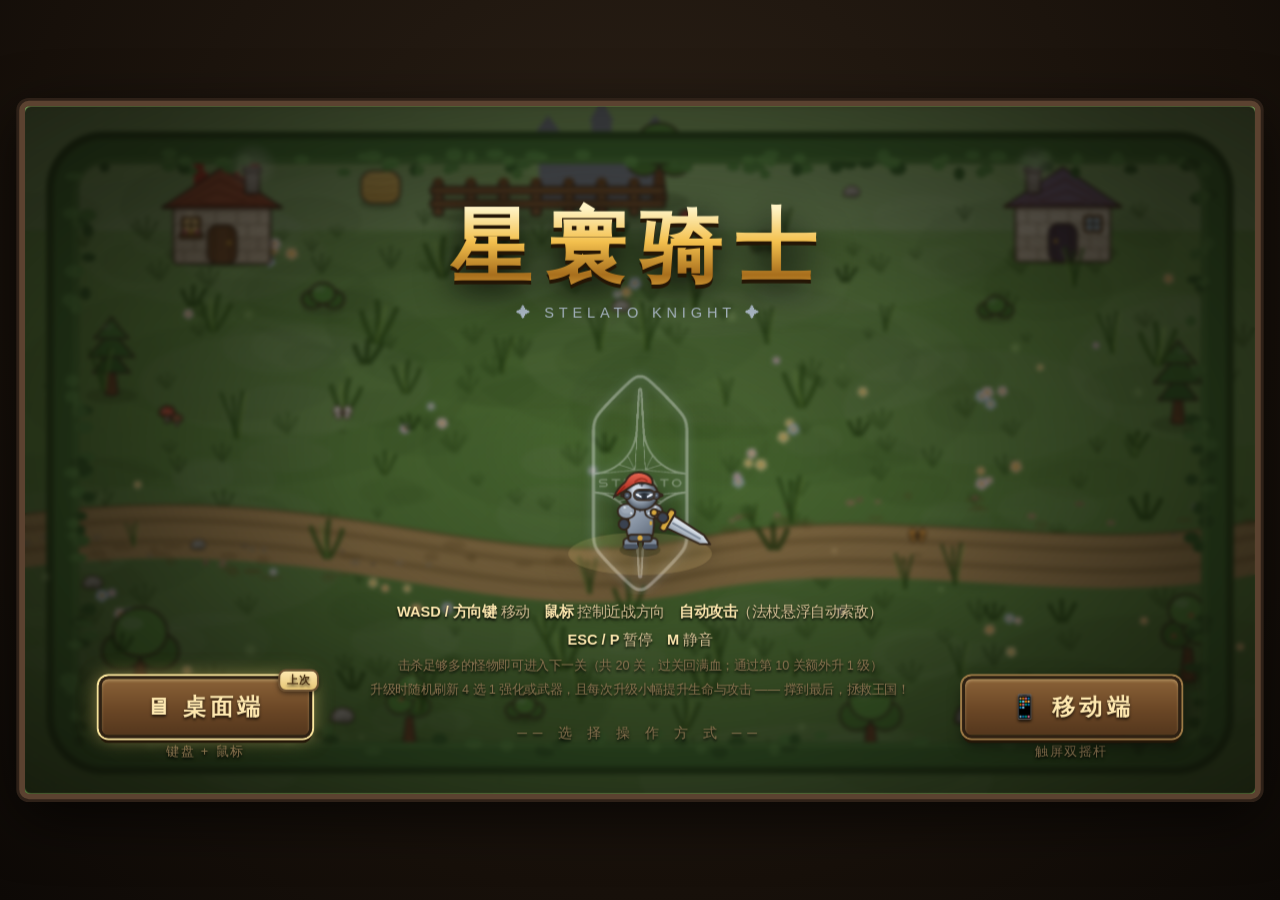
<file: index.html>
<!DOCTYPE html>
<html lang="zh-CN">
<head>
<meta charset="UTF-8">
<meta name="viewport" content="width=device-width, initial-scale=1.0, maximum-scale=1.0, user-scalable=no, viewport-fit=cover">
<meta name="description" content="星寰骑士 STELATO Knight —— 中世纪 Q 版肉鸽生存动作游戏。7 位骑士、16 种武器、20 关挑战，升级四选一强化，撑到最后拯救王国！电脑/手机浏览器即点即玩，无需安装。">
<meta property="og:title" content="星寰骑士 STELATO Knight">
<meta property="og:description" content="中世纪 Q 版肉鸽生存游戏 · 7 骑士 16 武器 20 关 · 浏览器即点即玩">
<meta property="og:type" content="website">
<link rel="icon" type="image/png" href="img/stelato.png?v=1">
<title>星寰骑士 STELATO Knight</title>
<link rel="stylesheet" href="css/style.css?v=11">
</head>
<body>
<div id="rotateHint">🔄 建议横屏游玩</div>
<div id="stage">
  <canvas id="game" width="1280" height="720"></canvas>
  <div id="hurtFx"></div>

  <!-- ============ HUD ============ -->
  <div id="hud" class="hidden">
    <div id="hud-tl">
      <div class="bar hp"><div class="fill ghost" id="hpGhost"></div><div class="fill" id="hpFill"></div><span class="bar-text" id="hpText">100/100</span></div>
      <div class="bar xp"><div class="fill" id="xpFill"></div><span class="bar-text" id="xpText">Lv.1</span></div>
      <div id="shieldPip" class="hidden"><canvas id="shieldIcon" width="22" height="24"></canvas><span id="shieldText">圣盾</span></div>
    </div>
    <div id="hud-tc">
      <div id="levelLabel">第 1 关</div>
      <div class="bar kill"><div class="fill" id="killFill"></div><span class="bar-text" id="killText">击杀 0/15</span></div>
    </div>
    <div id="hud-tr"><!-- 武器图标（冷却扫描） --></div>
    <button id="btnPause" title="暂停">Ⅱ</button>
  </div>
  <div id="levelBanner" class="hidden">第 1 关</div>
  <div id="bossTip" class="hidden"></div>

  <!-- ============ 触屏双摇杆（触控后启用） ============ -->
  <div id="joyL" class="joy"><div class="joy-base"><div class="joy-knob"></div></div></div>
  <div id="joyR" class="joy joy-atk"><div class="joy-base"><div class="joy-knob"></div></div></div>

  <!-- ============ 主菜单 ============ -->
  <div id="menu" class="overlay">
    <div class="menu-inner">
      <h1 class="title">星寰骑士</h1>
      <p class="subtitle">✦&nbsp;STELATO&nbsp;KNIGHT&nbsp;✦</p>
      <canvas id="menuKnight" width="240" height="270"></canvas>
      <div class="menu-help">
        <p class="key-only"><b>WASD / 方向键</b> 移动　<b>鼠标</b> 控制近战方向　<b>自动攻击</b>（法杖悬浮自动索敌）</p>
        <p class="key-only"><b>ESC / P</b> 暂停　<b>M</b> 静音</p>
        <p class="touch-only"><b>左侧摇杆</b> 移动　<b>右侧摇杆</b> 近战方向（法杖悬浮自动索敌）</p>
        <p class="dim">击杀足够多的怪物即可进入下一关（共 20 关，过关回满血；通过第 10 关额外升 1 级）<br>
        升级时随机刷新 4 选 1 强化或武器，且每次升级小幅提升生命与攻击 —— 撑到最后，拯救王国！</p>
      </div>
    </div>
    <!-- 开始入口锚定在覆盖层左下/右下角（不参与居中列排布）：
         中部内容即便在异常环境变高被裁切，开始按钮也永远在舞台框内可见可点 -->
    <div class="start-corner">
      <button class="btn big" id="btnStartDesk" title="键盘 + 鼠标">🖥 桌面端</button>
      <p class="start-cap">键盘 + 鼠标</p>
    </div>
    <p class="start-label">── 选 择 操 作 方 式 ──</p>
    <div class="start-corner right">
      <button class="btn big" id="btnStartTouch" title="触屏双摇杆">📱 移动端</button>
      <p class="start-cap">触屏双摇杆</p>
    </div>
  </div>

  <!-- ============ 角色选择 ============ -->
  <div id="heroselect" class="overlay hidden">
    <div class="levelup-inner hero-select-inner">
      <h2 class="gold-title">✦ 选 择 你 的 骑 士 ✦</h2>
      <div id="heroGrid"></div>
      <div id="heroDetail" class="hero-detail"></div>
      <div class="hero-actions">
        <button class="btn big" id="btnEmbark">出 征 ！</button>
        <button class="btn" id="btnHeroBack">返 回</button>
      </div>
    </div>
  </div>

  <!-- ============ 升级选卡 ============ -->
  <div id="levelup" class="overlay hidden">
    <div class="levelup-inner">
      <h2 class="gold-title">✦ 升级！选择一项 ✦</h2>
      <div id="levelupSub" class="subtitle small"></div>
      <div id="cards"></div>
    </div>
  </div>

  <!-- ============ 过关界面 ============ -->
  <div id="transition" class="overlay hidden">
    <div class="panel transition-panel">
      <div class="banner-ribbon"><span id="transTitle">第 1 关 完成！</span></div>
      <div class="stats" id="transStats"></div>
      <button class="btn big" id="btnNext">进 入 下 一 关 ▶</button>
    </div>
  </div>

  <!-- ============ 失败 ============ -->
  <div id="gameover" class="overlay hidden">
    <div class="panel end-panel">
      <h2 class="red-title">骑 士 倒 下 了</h2>
      <div class="stats" id="overStats"></div>
      <button class="btn big" id="btnRetry">再 战 一 次</button>
      <button class="btn" id="btnRetryMenu">重 启 轮 回</button>
    </div>
  </div>

  <!-- ============ 胜利 ============ -->
  <div id="victory" class="overlay hidden">
    <div class="panel end-panel">
      <canvas id="vicEmblem" class="stelato-mark" width="68" height="152"></canvas>
      <h2 class="gold-title big-font">王 国 得 救 了 ！</h2>
      <p class="subtitle">十关全部通关，星寰骑士的传说就此传颂</p>
      <div class="stats" id="vicStats"></div>
      <button class="btn big" id="btnAgain">再 来 一 局</button>
    </div>
  </div>

  <!-- ============ 暂停 ============ -->
  <div id="pause" class="overlay hidden">
    <div class="panel pause-panel">
      <canvas id="pauseEmblem" class="stelato-mark" width="46" height="103"></canvas>
      <h2 class="gold-title">暂 停</h2>
      <div class="stats small-stats">
        <p class="key-only">继续游戏：ESC / P</p>
        <p id="muteState" class="key-only">音效：开启（按 M 切换）</p>
      </div>
      <button class="btn" id="btnResume">继 续</button>
      <button class="btn" id="btnRestart">再 战 一 次</button>
      <button class="btn" id="btnRestartMenu">重 启 轮 回</button>
      <button class="btn" id="btnMute">音效：开启</button>
    </div>
  </div>
</div>

<script src="js/config.js?v=11"></script>
<script src="js/art.js?v=11"></script>
<script src="js/art2.js?v=11"></script>
<script src="js/effects.js?v=11"></script>
<script src="js/entities.js?v=11"></script>
<script src="js/weapons.js?v=11"></script>
<script src="js/ui.js?v=11"></script>
<script src="js/game.js?v=11"></script>
<script src="js/main.js?v=11"></script>
</body>
</html>
</file>
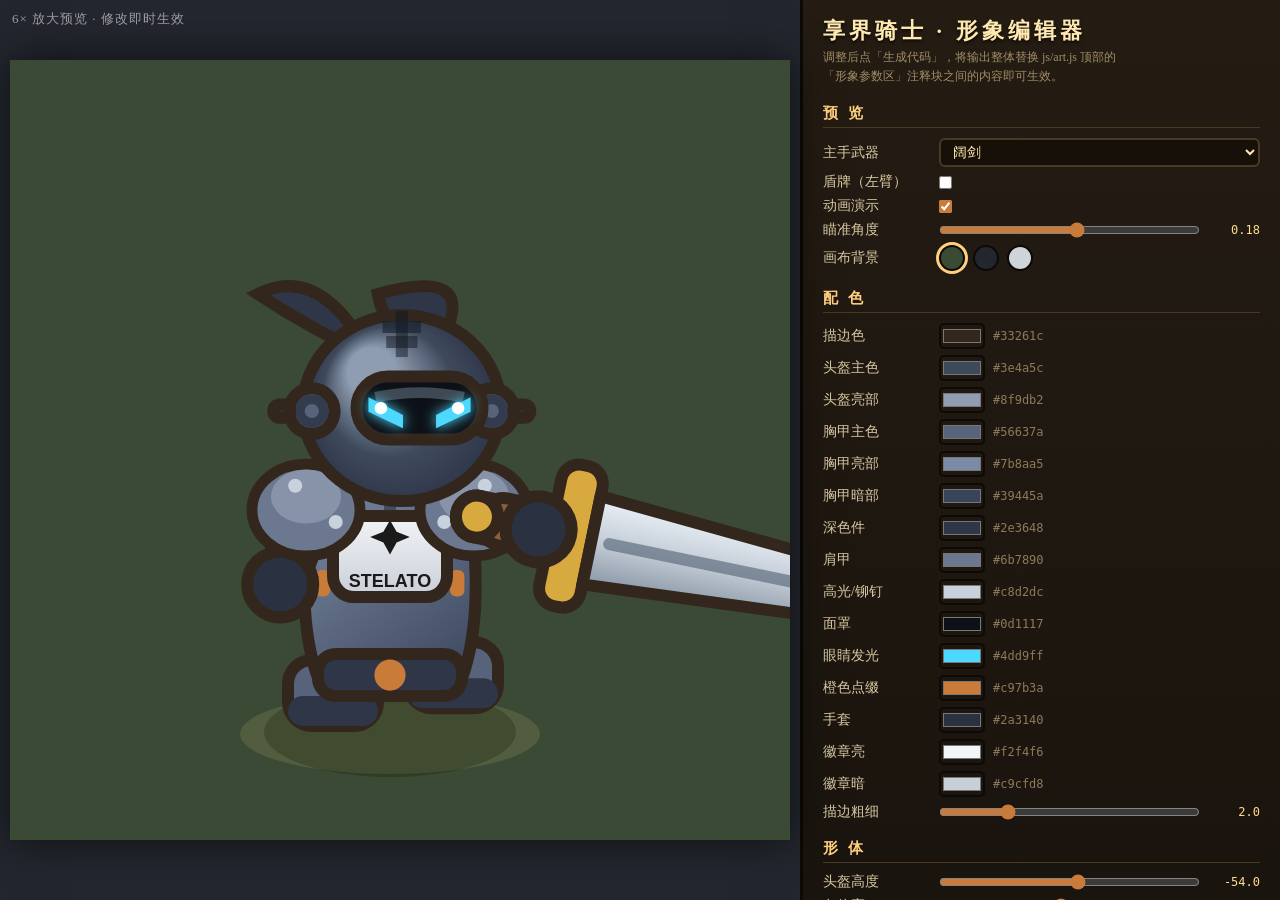
<file: editor.html>
<!DOCTYPE html>
<html lang="zh-CN">
<head>
<meta charset="utf-8">
<title>享界骑士 · 形象编辑器</title>
<style>
  * { box-sizing: border-box; margin: 0; padding: 0; }
  input { accent-color: #c97b3a; }
  html, body { height: 100%; }
  body {
    font-family: "KaiTi", "STKaiti", "Microsoft YaHei", serif;
    background: #14100c; color: #e8dcc2;
    display: flex; overflow: hidden;
  }
  /* ---- 左侧画布 ---- */
  #stage {
    flex: 1; display: flex; align-items: center; justify-content: center;
    background: #23262e; position: relative; min-width: 0;
  }
  #stage canvas { max-width: 100%; max-height: 100%; box-shadow: 0 0 40px rgba(0,0,0,.6); }
  #zoomTip {
    position: absolute; top: 10px; left: 12px; font-size: 13px;
    color: rgba(255,255,255,.55); letter-spacing: 1px;
  }
  /* ---- 右侧面板 ---- */
  #panel {
    width: 480px; height: 100%; overflow-y: auto; flex: none;
    background: linear-gradient(#241c13, #1a140e);
    border-left: 3px solid #0c0906; padding: 16px 20px 30px;
  }
  #panel h1 {
    font-size: 22px; color: #ffe9b0; letter-spacing: 4px;
    text-shadow: 0 2px 3px rgba(0,0,0,.7); margin-bottom: 2px;
  }
  #panel .sub { font-size: 12px; color: #a08c66; margin-bottom: 14px; line-height: 1.6; }
  h2 {
    font-size: 15px; color: #ffcf7d; letter-spacing: 3px;
    border-bottom: 1px solid #4a3a24; padding-bottom: 4px;
    margin: 18px 0 10px;
  }
  .row { display: flex; align-items: center; gap: 8px; margin: 6px 0; font-size: 14px; }
  .row label { flex: none; width: 108px; color: #d8c9a4; }
  .row input[type="range"] { flex: 1; accent-color: #c97b3a; }
  .row input[type="color"] {
    width: 46px; height: 26px; border: 2px solid #0c0906; border-radius: 5px;
    background: none; padding: 0; cursor: pointer;
  }
  .row .hex { font-size: 12px; color: #8d7a58; width: 72px; font-family: Consolas, monospace; }
  .row .val { font-size: 12px; color: #ffd98f; width: 52px; text-align: right; font-family: Consolas, monospace; }
  .row input[type="text"] {
    flex: 1; background: #171008; border: 2px solid #4a3a24; border-radius: 6px;
    color: #ffe9b0; font-family: inherit; font-size: 14px; padding: 4px 8px;
  }
  .btnrow { display: flex; gap: 10px; margin: 12px 0; flex-wrap: wrap; }
  button {
    font-family: inherit; font-size: 14px; font-weight: bold; letter-spacing: 2px;
    color: #ffe9b0; background: linear-gradient(#8a6238, #6b4726 55%, #54371d);
    border: 3px solid #2e2013; border-radius: 8px; padding: 7px 16px; cursor: pointer;
  }
  button:hover { filter: brightness(1.18); }
  select {
    font-family: inherit; font-size: 14px; background: #171008; color: #ffe9b0;
    border: 2px solid #4a3a24; border-radius: 6px; padding: 4px 8px; flex: 1;
  }
  textarea {
    width: 100%; height: 220px; background: #100b06; color: #c8e6a0;
    border: 2px solid #4a3a24; border-radius: 6px; padding: 8px;
    font-family: Consolas, monospace; font-size: 12px; line-height: 1.5;
    resize: vertical; white-space: pre;
  }
  .bgsw { display: inline-block; width: 26px; height: 26px; border-radius: 50%;
          border: 2px solid #0c0906; cursor: pointer; }
  .bgsw.on { outline: 3px solid #ffcf7d; }
  #copyState { font-size: 12px; color: #9fd67a; margin-left: 8px; }
  .note { font-size: 12px; color: #a08c66; line-height: 1.7; margin-top: 6px; }
</style>
</head>
<body>

<div id="stage">
  <span id="zoomTip">6× 放大预览 · 修改即时生效</span>
  <canvas id="cv"></canvas>
</div>

<div id="panel">
  <h1>享界骑士 · 形象编辑器</h1>
  <div class="sub">调整后点「生成代码」，将输出整体替换 js/art.js 顶部的<br>「形象参数区」注释块之间的内容即可生效。</div>

  <h2>预 览</h2>
  <div class="row"><label>主手武器</label><select id="selWeapon"></select></div>
  <div class="row"><label>盾牌（左臂）</label><input type="checkbox" id="ckShield"></div>
  <div class="row"><label>动画演示</label><input type="checkbox" id="ckAnim" checked></div>
  <div class="row"><label>瞄准角度</label><input type="range" id="rgAim" min="-3.14" max="3.14" step="0.01" value="0.18"><span class="val" id="vAim"></span></div>
  <div class="row"><label>画布背景</label>
    <span class="bgsw on" data-bg="#3a4a35" title="草地"></span>
    <span class="bgsw" data-bg="#23262e" title="深灰"></span>
    <span class="bgsw" data-bg="#cfd4da" title="浅灰"></span>
  </div>

  <h2>配 色</h2>
  <div id="colors"></div>
  <div class="row"><label>描边粗细</label><input type="range" id="rgOutW" min="1" max="5" step="0.5"><span class="val" id="vOutW"></span></div>

  <h2>形 体</h2>
  <div id="shapes"></div>

  <h2>导 出</h2>
  <div class="btnrow">
    <button id="btnGen">生成代码</button>
    <button id="btnCopy">复制到剪贴板</button>
    <button id="btnReset">重置全部</button>
  </div>
  <textarea id="txOut" readonly placeholder="点「生成代码」后此处显示可粘贴进 js/art.js 的参数区块"></textarea>
  <span id="copyState"></span>
  <div class="note">
    · 配色与形体改动仅在本预览页生效；游戏需导出贴回 js/art.js。<br>
    · 描边色/粗细为全局风格（怪物与武器同步变化）。<br>
    · 徽章文字过宽时会自动缩小字号以适配徽章。
  </div>
</div>

<script src="js/config.js"></script>
<script src="js/art.js"></script>
<script src="js/art2.js"></script>
<script>
(function () {
  "use strict";

  /* ---- 默认值快照（重置用） ---- */
  const DEF = {
    OUT: OUT, OUT_W: OUT_W,
    SP: Object.assign({}, SP),
    KP: Object.assign({}, KP),
  };

  /* ---- 画布 ---- */
  const cv = document.getElementById("cv");
  const ctx = cv.getContext("2d");
  const DPR = Math.min(window.devicePixelRatio || 1, 2);
  const CW = 780, CH = 780, ZOOM = 6, KX = 380, KY = 660;
  cv.width = CW * DPR; cv.height = CH * DPR;
  cv.style.width = CW + "px"; cv.style.height = CH + "px";
  ctx.scale(DPR, DPR);
  let bg = "#3a4a35";

  const p = {
    x: 0, y: 0, aim: 0.18, moving: false, walkT: 0,
    iframe: 0, hurtFlash: 0, dead: false,
    swing: null, thrust: null, pulse: null,
    weapons: [{ id: "sword" }],
  };

  let held = "sword", anim = true, t = 0;

  function syncWeapons() {
    p.weapons = [];
    if (held) p.weapons.push({ id: held });
    if (document.getElementById("ckShield").checked) p.weapons.push({ id: "shield" });
  }

  function frame(now) {
    const dt = Math.min((now - (frame.last || now)) / 1000, 1 / 30);
    frame.last = now;
    t += dt;
    if (anim) {
      p.moving = true;
      p.walkT += dt;
      const cyc = t % 2.2;
      // 演示节拍随各武器实际 anim 时长（与游戏内一致），不再统一 0.3s
      const wDur = (held && CONFIG.WEAPONS[held] && CONFIG.WEAPONS[held].anim) || 0.3;
      if (held && CONFIG.WEAPONS[held] && CONFIG.WEAPONS[held].type === "melee" && cyc < wDur) {
        // 直刺型武器预览 p.thrust（专属突刺曲线），挥砍型预览 p.swing
        if (CONFIG.WEAPONS[held].thrust) p.thrust = { id: held, t01: cyc / wDur, dir: 1 };
        else p.swing = { id: held, t01: cyc / wDur, dir: 1 };
      } else if (held && CONFIG.WEAPONS[held] && CONFIG.WEAPONS[held].type !== "melee" && cyc < wDur) {
        p.pulse = { id: held, t01: cyc / wDur };
      } else { p.swing = null; p.thrust = null; p.pulse = null; }
    } else { p.moving = false; p.swing = null; p.thrust = null; p.pulse = null; }

    ctx.fillStyle = bg;
    ctx.fillRect(0, 0, CW, CH);
    // 地面参照光圈
    ctx.fillStyle = "rgba(255,225,140,0.12)";
    ctx.beginPath();
    ctx.ellipse(KX, KY + 14, 150, 40, 0, 0, Math.PI * 2);
    ctx.fill();

    ctx.save();
    ctx.translate(KX, KY);
    ctx.scale(ZOOM, ZOOM);
    Art.knight(ctx, p, t);
    ctx.restore();
    requestAnimationFrame(frame);
  }
  requestAnimationFrame(frame);

  /* ---- 控件规格 ---- */
  const COLOR_DEFS = [
    ["OUT", "OUT", "描边色"],
    ["helm", "SP", "头盔主色"], ["helmLt", "SP", "头盔亮部"],
    ["chest", "SP", "胸甲主色"], ["chestLt", "SP", "胸甲亮部"], ["chestDk", "SP", "胸甲暗部"],
    ["dark", "SP", "深色件"], ["pauldron", "SP", "肩甲"], ["hi", "SP", "高光/铆钉"],
    ["visor", "SP", "面罩"], ["eye", "SP", "眼睛发光"],
    ["accent", "SP", "橙色点缀"], ["glove", "SP", "手套"],
    ["badgeA", "SP", "徽章亮"], ["badgeB", "SP", "徽章暗"],
  ];
  const SHAPE_DEFS = [
    ["headY", "头盔高度", -70, -40, 0.5, 1],
    ["helmW", "盔体宽", 10, 24, 0.5, 1],
    ["helmH", "盔体高", 9, 22, 0.5, 1],
    ["finScale", "鳍角大小", 0.3, 2, 0.05, 2],
    ["visorW", "面罩宽", 12, 28, 0.5, 1],
    ["visorH", "面罩高", 5, 14, 0.5, 1],
    ["eyeGlow", "眼光晕强度", 0, 15, 0.5, 1],
    ["eyeSize", "眼大小", 0.5, 1.8, 0.05, 2],
    ["earR", "耳罩半径", 2, 8, 0.2, 1],
    ["bodyW", "躯干宽", 0.7, 1.5, 0.02, 2],
    ["bodyH", "躯干高", 0.7, 1.5, 0.02, 2],
    ["badgeW", "徽章宽", 10, 26, 0.5, 1],
    ["badgeH", "徽章高", 7, 15, 0.5, 1],
    ["pauldronScale", "肩甲大小", 0.5, 1.8, 0.05, 2],
    ["shoulderX", "肩位间距", 8, 20, 0.5, 1],
    ["armLen", "手臂长度", 3, 16, 0.5, 1],
    ["gloveR", "手套大小", 3, 9, 0.5, 1],
    ["bootScale", "靴子大小", 0.6, 1.6, 0.05, 2],
  ];

  /* ---- 生成配色控件 ---- */
  const colorsBox = document.getElementById("colors");
  COLOR_DEFS.forEach(function (d) {
    const key = d[0], src = d[1], label = d[2];
    const row = document.createElement("div");
    row.className = "row";
    const lb = document.createElement("label");
    lb.textContent = label;
    const ip = document.createElement("input");
    ip.type = "color";
    ip.value = (src === "SP") ? SP[key] : OUT;
    const hex = document.createElement("span");
    hex.className = "hex"; hex.textContent = ip.value;
    ip.addEventListener("input", function () {
      if (src === "SP") SP[key] = ip.value; else OUT = ip.value;
      hex.textContent = ip.value;
    });
    row.appendChild(lb); row.appendChild(ip); row.appendChild(hex);
    row._sync = function () {
      ip.value = (src === "SP") ? SP[key] : OUT;
      hex.textContent = ip.value;
    };
    colorsBox.appendChild(row);
    (colorsBox._rows || (colorsBox._rows = [])).push(row);
  });

  /* ---- 生成形体控件 ---- */
  const shapesBox = document.getElementById("shapes");
  SHAPE_DEFS.forEach(function (d) {
    const key = d[0], label = d[1], mn = d[2], mx = d[3], st = d[4], fix = d[5];
    if (key === "badgeText") return;
    const row = document.createElement("div");
    row.className = "row";
    const lb = document.createElement("label");
    lb.textContent = label;
    const ip = document.createElement("input");
    ip.type = "range"; ip.min = mn; ip.max = mx; ip.step = st;
    ip.value = KP[key];
    const val = document.createElement("span");
    val.className = "val";
    const show = function () { val.textContent = Number(ip.value).toFixed(fix); };
    show();
    ip.addEventListener("input", function () { KP[key] = Number(ip.value); show(); });
    row.appendChild(lb); row.appendChild(ip); row.appendChild(val);
    row._sync = function () { ip.value = KP[key]; show(); };
    shapesBox.appendChild(row);
    (shapesBox._rows || (shapesBox._rows = [])).push(row);
  });
  // 徽章文字（文本输入）
  (function () {
    const row = document.createElement("div");
    row.className = "row";
    const lb = document.createElement("label");
    lb.textContent = "徽章文字";
    const ip = document.createElement("input");
    ip.type = "text"; ip.maxLength = 12; ip.value = KP.badgeText;
    ip.addEventListener("input", function () { KP.badgeText = ip.value || " "; });
    row.appendChild(lb); row.appendChild(ip);
    row._sync = function () { ip.value = KP.badgeText; };
    shapesBox.appendChild(row);
    (shapesBox._rows || (shapesBox._rows = [])).push(row);
  })();

  /* ---- 描边粗细 ---- */
  const rgOutW = document.getElementById("rgOutW");
  const vOutW = document.getElementById("vOutW");
  function syncOutW() { rgOutW.value = OUT_W; vOutW.textContent = Number(OUT_W).toFixed(1); }
  rgOutW.addEventListener("input", function () { OUT_W = Number(rgOutW.value); vOutW.textContent = OUT_W.toFixed(1); });
  syncOutW();

  /* ---- 预览控件 ---- */
  const selWeapon = document.getElementById("selWeapon");
  const optNone = document.createElement("option");
  optNone.value = ""; optNone.textContent = "（无 · 徒手）";
  selWeapon.appendChild(optNone);
  Object.keys(CONFIG.WEAPONS).forEach(function (id) {
    if (id === "shield") return;
    const o = document.createElement("option");
    o.value = id; o.textContent = CONFIG.WEAPONS[id].name || id;
    selWeapon.appendChild(o);
  });
  selWeapon.value = held;
  selWeapon.addEventListener("change", function () { held = selWeapon.value || null; syncWeapons(); });
  document.getElementById("ckShield").addEventListener("change", syncWeapons);
  document.getElementById("ckAnim").addEventListener("change", function (e) { anim = e.target.checked; });

  const rgAim = document.getElementById("rgAim");
  const vAim = document.getElementById("vAim");
  function syncAim() { p.aim = Number(rgAim.value); vAim.textContent = p.aim.toFixed(2); }
  rgAim.addEventListener("input", syncAim);
  syncAim();

  document.querySelectorAll(".bgsw").forEach(function (sw) {
    sw.style.background = sw.dataset.bg;
    sw.addEventListener("click", function () {
      bg = sw.dataset.bg;
      document.querySelectorAll(".bgsw").forEach(function (s) { s.classList.remove("on"); });
      sw.classList.add("on");
    });
  });

  /* ---- 导出 ---- */
  function fmt(n) { return (Math.round(n * 100) / 100).toString(); }
  document.getElementById("btnGen").addEventListener("click", function () {
    const spKeys = ["helm", "helmLt", "chest", "chestLt", "chestDk", "dark", "pauldron",
                    "hi", "visor", "eye", "accent", "glove", "badgeA", "badgeB"];
    const kpNum = SHAPE_DEFS.filter(function (d) { return d[0] !== "badgeText"; }).map(function (d) { return d[0]; });
    let s = "";
    s += '/* ↓↓↓ 形象参数区：editor.html 导出后整体替换此区块 ↓↓↓ */\n';
    s += 'var OUT = "' + OUT + '";            // 统一描边色（var：编辑器可运行时修改）\n';
    s += 'var OUT_W = ' + fmt(OUT_W) + ';                  // 统一描边宽度\n\n';
    s += '/* 享界骑士（外太空盔甲）配色 */\nconst SP = {\n';
    const labels = {
      helm: "头盔深灰蓝", chest: "胸甲蓝灰", visor: "面罩 / 冰蓝发光眼",
      accent: "橙色机械点缀 / 黑手套", badgeA: "徽章银白渐变",
    };
    spKeys.forEach(function (k, i) {
      let line = "  " + k + ': "' + SP[k] + '"';
      // 对齐注释（近似）
      while (line.length < 44) line += " ";
      if (k === "helmLt") line += "// 头盔深灰蓝";
      else if (labels[k]) line += "// " + labels[k];
      s += line + "," + "\n";
    });
    s += '};\n\n';
    s += '/* 享界骑士形体参数（editor.html 滑杆实时调整） */\nconst KP = {\n';
    kpNum.forEach(function (k) {
      let line = "  " + k + ": " + fmt(KP[k]);
      while (line.length < 30) line += " ";
      s += line + ",\n";
    });
    let tb = '  badgeText: "' + KP.badgeText + '"';
    while (tb.length < 30) tb += " ";
    s += tb + ",\n";
    s += '};\n';
    s += '/* ↑↑↑ 形象参数区结束 ↑↑↑ */\n';
    document.getElementById("txOut").value = s;
    document.getElementById("copyState").textContent = "已生成 " + new Date().toLocaleTimeString();
  });

  document.getElementById("btnCopy").addEventListener("click", function () {
    const tx = document.getElementById("txOut");
    if (!tx.value) { document.getElementById("btnGen").click(); }
    tx.select();
    let ok = false;
    try { ok = document.execCommand("copy"); } catch (e) { ok = false; }
    const st = document.getElementById("copyState");
    if (ok) { st.textContent = "已复制 ✓"; }
    else if (navigator.clipboard && navigator.clipboard.writeText) {
      navigator.clipboard.writeText(tx.value).then(
        function () { st.textContent = "已复制 ✓"; },
        function () { st.textContent = "复制失败，请手动 Ctrl+C"; }
      );
    } else { st.textContent = "复制失败，请手动 Ctrl+C"; }
  });

  /* ---- 重置 ---- */
  document.getElementById("btnReset").addEventListener("click", function () {
    OUT = DEF.OUT; OUT_W = DEF.OUT_W;
    Object.keys(DEF.SP).forEach(function (k) { SP[k] = DEF.SP[k]; });
    Object.keys(DEF.KP).forEach(function (k) { KP[k] = DEF.KP[k]; });
    (colorsBox._rows || []).forEach(function (r) { r._sync(); });
    (shapesBox._rows || []).forEach(function (r) { r._sync(); });
    syncOutW();
  });
})();
</script>
</body>
</html>
</file>
<file: css/style.css>
/* ================= 星寰骑士 STELATO Knight — 羊皮纸/木纹 UI ================= */
* { margin: 0; padding: 0; box-sizing: border-box; user-select: none; }

html, body { height: 100%; overflow: hidden; touch-action: none; overscroll-behavior: none; }
body { -webkit-tap-highlight-color: transparent; -webkit-touch-callout: none; }

body {
  background: radial-gradient(ellipse at 50% 30%, #2b2016 0%, #17100a 70%, #0d0906 100%);
  font-family: "Microsoft YaHei", "PingFang SC", sans-serif;
}

/* 舞台居中：绝对定位 + JS 写 translate(-50%,-50%) scale(s)。
 * 不用 flex 居中 —— 720px 高的舞台会把 body 撑高/弹性行向下溢出，
 * 手机横屏（视口 ~390px）时缩放画面的下半截被推出视口外且无法滚动。 */
#stage { position: absolute; left: 50%; top: 50%; }

#game {
  display: block;
  border: 6px solid #5b4230;
  border-radius: 10px;
  box-shadow: 0 0 0 3px #2e2118, 0 18px 60px rgba(0,0,0,.7), inset 0 0 40px rgba(0,0,0,.2);
  background: #6da34d;
  cursor: crosshair;
}

/* 桌面端对局中隐藏系统十字光标，改为画布顶层绘制的大号金白发光准星（main.js drawCursor） */
body.desk-aim #game { cursor: none; }

.hidden { display: none !important; }

/* ================= 受击红晕 ================= */
#hurtFx {
  position: absolute; inset: 6px;
  pointer-events: none;
  border-radius: 6px;
  background: radial-gradient(ellipse at center, transparent 55%, rgba(200, 20, 20, .55) 100%);
  opacity: 0;
  transition: opacity .35s ease-out;
  z-index: 5;
}
#hurtFx.on { opacity: 1; transition: none; }

/* ================= HUD ================= */
#hud { position: absolute; inset: 6px; pointer-events: none; z-index: 6; }

/* HUD 组：舞台缩放时由 JS 额外补偿放大（小屏可读），锚点决定各自向哪边生长 */
#hud-tl { position: absolute; top: 12px; left: 14px; width: 260px; transform-origin: top left; }
#hud-tc { position: absolute; top: 10px; left: 50%; transform: translateX(-50%); text-align: center; width: 320px; transform-origin: top center; }
#hud-tr { position: absolute; top: 10px; right: 14px; display: flex; gap: 8px; transform-origin: top right; }

#levelLabel {
  font-family: "KaiTi", "STKaiti", "Microsoft YaHei", serif;
  font-size: 24px; font-weight: bold; color: #ffe9b0;
  text-shadow: 0 0 6px rgba(0,0,0,.9), 0 2px 0 #000, 2px 0 0 #000, -2px 0 0 #000, 0 -2px 0 #000;
  margin-bottom: 4px;
}

.bar {
  position: relative;
  height: 22px;
  background: #1c150e;
  border: 2px solid #000;
  border-radius: 6px;
  box-shadow: inset 0 2px 5px rgba(0,0,0,.8), 0 1px 0 rgba(255,255,255,.08);
  overflow: hidden;
  margin-bottom: 6px;
}
/* fill 必须绝对定位叠放：红条（后声明，在上层）盖住残影（下层）。
 * 若用普通块级布局，两个 fill 会上下堆叠，红条被推出条外裁掉不可见。 */
.bar .fill {
  position: absolute; left: 0; top: 0;
  width: 100%;
  height: 100%;
  border-radius: 3px;
  transition: width .15s ease-out;
  box-shadow: inset 0 3px 4px rgba(255,255,255,.35), inset 0 -4px 5px rgba(0,0,0,.3);
}
.bar.hp .fill   { background: linear-gradient(#ff8a7a, #d92b1f 55%, #a01414); }
.bar.xp .fill   { background: linear-gradient(#b3ff8a, #4fb52f 55%, #2e7d1d); }
.bar.kill .fill { background: linear-gradient(#ffe28a, #e8a62a 55%, #b06f14); }
.bar.xp { height: 14px; }

/* 血条延迟残影：受伤时暖白条定格片刻，再缓慢收缩追上真实血量 */
.bar .fill.ghost {
  background: linear-gradient(#fff8e8, #ffd9a0 55%, #e8a05a);
  transition: none;
}
/* 低血量警示：血条红光脉动 */
.bar.hp.low { animation: hpLowPulse 0.9s ease-in-out infinite; }
@keyframes hpLowPulse {
  0%, 100% { box-shadow: inset 0 2px 5px rgba(0,0,0,.8), 0 0 4px rgba(255,60,40,.35); }
  50%      { box-shadow: inset 0 2px 5px rgba(0,0,0,.8), 0 0 14px rgba(255,60,40,.95); }
}
/* 升级瞬间 XP 条流光闪光 */
.bar.xp .fill.lvl { animation: xpFlash 0.55s ease-out; }
@keyframes xpFlash {
  0%   { filter: brightness(1); }
  30%  { filter: brightness(2.6) saturate(1.5); }
  100% { filter: brightness(1); }
}

.bar-text {
  position: absolute; inset: 0;
  display: flex; align-items: center; justify-content: center;
  font-size: 13px; font-weight: bold; color: #fff;
  text-shadow: 0 1px 2px #000, 0 0 3px #000;
  letter-spacing: 1px;
}
.bar.xp .bar-text { font-size: 11px; }

/* 武器图标格 */
.wslot {
  position: relative;
  width: 52px; height: 52px;
  background: linear-gradient(#3a2c1e, #241a10);
  border: 2px solid #000;
  border-radius: 9px;
  box-shadow: inset 0 2px 6px rgba(0,0,0,.7), 0 1px 0 rgba(255,255,255,.06);
  display: flex; align-items: center; justify-content: center;
}
.wslot canvas { width: 44px; height: 44px; }
.wslot .lv {
  position: absolute; right: 2px; bottom: 1px;
  font-size: 11px; font-weight: bold; color: #ffd873;
  text-shadow: 0 1px 2px #000;
}
.wslot .cdmask {
  position: absolute; inset: 0;
  background: rgba(10, 8, 5, .72);
  border-radius: 7px;
  transform-origin: bottom;
}

/* 关卡横幅 */
#levelBanner {
  position: absolute; top: 32%; left: 0; right: 0;
  text-align: center;
  font-family: "KaiTi", "STKaiti", serif;
  font-size: 64px; font-weight: bold; color: #ffe9b0;
  text-shadow: 0 0 14px rgba(0,0,0,.9), 0 4px 0 #1a120a, 3px 0 0 #1a120a, -3px 0 0 #1a120a;
  pointer-events: none; z-index: 7;
  animation: bannerIn 2.2s ease-out forwards;
}
@keyframes bannerIn {
  0%   { opacity: 0; transform: scale(1.6); }
  15%  { opacity: 1; transform: scale(1); }
  80%  { opacity: 1; }
  100% { opacity: 0; transform: scale(.94); }
}

/* ================= 覆盖层通用 ================= */
.overlay {
  position: absolute; inset: 6px;
  display: flex; align-items: center; justify-content: center;
  background: rgba(12, 8, 4, .62);
  backdrop-filter: blur(2px);
  border-radius: 6px;
  z-index: 10;
}
.overlay.nodim { background: transparent; backdrop-filter: none; pointer-events: none; }

/* 羊皮纸面板 */
.panel {
  background:
    radial-gradient(ellipse at 20% 10%, rgba(255,246,214,.5), transparent 55%),
    linear-gradient(160deg, #ecd9ab 0%, #dcc186 45%, #cbb079 100%);
  border: 5px solid #6d5233;
  border-radius: 16px;
  box-shadow: 0 0 0 3px #2e2118, 0 16px 50px rgba(0,0,0,.65), inset 0 0 34px rgba(120, 86, 40, .35);
  padding: 30px 46px;
  text-align: center;
  color: #4a3116;
  max-width: 86%;
}

.gold-title {
  font-family: "KaiTi", "STKaiti", serif;
  font-size: 40px; font-weight: bold;
  color: #7a4a10;
  text-shadow: 0 1px 0 #fff3cf, 0 3px 6px rgba(90, 60, 20, .4);
  margin-bottom: 10px;
}
.gold-title.big-font { font-size: 52px; }
.red-title {
  font-family: "KaiTi", "STKaiti", serif;
  font-size: 44px; font-weight: bold;
  color: #8c1a12;
  text-shadow: 0 1px 0 #ffe1cf, 0 3px 6px rgba(90, 20, 10, .35);
  margin-bottom: 10px;
}
.subtitle { color: #6d5230; font-size: 15px; margin-bottom: 12px; letter-spacing: 2px; }
.subtitle.small { font-size: 13px; margin-bottom: 4px; }
.dim { color: #8a7350; font-size: 13px; }

/* STELATO 纹章（胜利/暂停面板顶部，内容由 ui.js 用 Art.stelato 绘制） */
.stelato-mark { display: block; margin: 0 auto 8px; opacity: .85; }

/* 木质按钮 */
.btn {
  font-family: "KaiTi", "STKaiti", "Microsoft YaHei", serif;
  font-size: 20px; font-weight: bold; letter-spacing: 4px;
  color: #ffe9b0;
  background: linear-gradient(#8a6238, #6b4726 55%, #54371d);
  border: 3px solid #2e2013;
  border-radius: 10px;
  padding: 10px 34px;
  cursor: pointer;
  box-shadow: 0 0 0 2px #a07c48, 0 5px 0 #241708, 0 8px 14px rgba(0,0,0,.5), inset 0 2px 3px rgba(255,230,170,.35);
  text-shadow: 0 2px 3px rgba(0,0,0,.7);
  transition: transform .08s, filter .12s;
}
.btn:hover { filter: brightness(1.18); transform: translateY(-2px); }
.btn:active { transform: translateY(2px); box-shadow: 0 0 0 2px #a07c48, 0 2px 0 #241708, 0 4px 8px rgba(0,0,0,.5), inset 0 2px 3px rgba(255,230,170,.35); }
.btn.big { font-size: 24px; padding: 13px 46px; margin-top: 18px; }
.panel .btn + .btn { margin-top: 12px; }

/* ================= 主菜单 ================= */
#menu { background: radial-gradient(ellipse at center, rgba(20,14,8,.35), rgba(10,7,4,.78)); }
.menu-inner { text-align: center; }
/* 主菜单副标题用 STELATO 银白（品牌色），与金色主标题呼应 */
#menu .subtitle { color: #aebcc9; letter-spacing: 5px; }
.title {
  font-family: "KaiTi", "STKaiti", serif;
  font-size: 84px; font-weight: bold; letter-spacing: 14px;
  background: linear-gradient(#fff3c4 15%, #f4c14e 45%, #a86f1d 75%, #f4c14e 100%);
  -webkit-background-clip: text;
  background-clip: text;
  color: transparent;
  filter: drop-shadow(0 4px 0 #241505) drop-shadow(0 8px 18px rgba(0,0,0,.8));
  margin-bottom: 2px;
}
/* 尺寸必须用 CSS 钉死：main.js 为高分屏清晰会把画布属性尺寸放大为 240*DPR，
 * 若无 CSS 宽高约束，布局盒随 devicePixelRatio 膨胀（DPR=2 时高达 540px），
 * 菜单纵列被撑爆 → 标题顶出上边、按钮推出下边（手机横屏 / 桌面缩放 >100% 复现）。 */
#menuKnight { width: 240px; height: 270px; margin: 6px auto 2px; display: block; filter: drop-shadow(0 10px 14px rgba(0,0,0,.55)); }
.menu-help { color: #d9c398; font-size: 15px; line-height: 1.9; margin: 4px 0 6px; text-shadow: 0 2px 3px #000; }
.menu-help b { color: #ffe9b0; }

/* 开始入口：桌面端 / 移动端 双按钮，锚定在菜单覆盖层左下/右下角。
 * 绝对定位不参与居中列排布 —— 无论中部内容多高，开始按钮始终贴舞台框，永不离开可视区。 */
.start-corner { position: absolute; left: 76px; bottom: 34px; text-align: center; }
.start-corner.right { left: auto; right: 76px; }
.start-corner .btn.big { margin-top: 0; }
.start-cap { margin-top: 5px; font-size: 13px; letter-spacing: 2px; color: #8a7350; text-shadow: 0 2px 3px #000; }
.start-label {
  position: absolute; left: 0; right: 0; bottom: 52px;
  text-align: center;
  color: #8a7350; font-size: 14px; letter-spacing: 6px; text-shadow: 0 2px 3px #000;
}
/* 上次使用的入口：金色描边 + "上次"角标 */
.btn { position: relative; }
.btn.last-used {
  box-shadow: 0 0 0 2px #ffe9a0, 0 5px 0 #241708, 0 0 20px rgba(255, 220, 130, .5), inset 0 2px 3px rgba(255, 230, 170, .35);
}
.btn.last-used::after {
  content: "上次";
  position: absolute; top: -10px; right: -10px;
  font-size: 11px; font-weight: bold; letter-spacing: 1px;
  padding: 2px 7px;
  color: #4a3116;
  background: linear-gradient(#ffe9b0, #e8c877);
  border: 2px solid #6d5233;
  border-radius: 8px;
  box-shadow: 0 2px 5px rgba(0, 0, 0, .5);
}

/* ================= 竖屏提示（移动端竖屏时出现，横屏自动隐藏） ================= */
#rotateHint {
  display: none;
  position: fixed; top: 14px; left: 50%; transform: translateX(-50%);
  z-index: 60; pointer-events: none;
  padding: 8px 22px;
  font-family: "KaiTi", "STKaiti", serif;
  font-size: 17px; font-weight: bold; letter-spacing: 3px;
  color: #ffe9b0;
  background: rgba(30, 20, 10, .88);
  border: 2px solid #6d5233;
  border-radius: 12px;
  box-shadow: 0 0 0 2px #2e2118, 0 6px 18px rgba(0, 0, 0, .6);
  text-shadow: 0 2px 3px #000;
}
@media (orientation: portrait) {
  body.touch #rotateHint { display: block; }
}

/* ================= 升级选卡 ================= */
.levelup-inner { text-align: center; }
#cards { display: flex; gap: 22px; justify-content: center; margin-top: 16px; }
/* 替换武器选择：最多 6 把 + 返回按钮 → 允许换行，按钮独占一行 */
#cards.picker { flex-wrap: wrap; max-width: 900px; margin-left: auto; margin-right: auto; }
#cards .back-btn { flex-basis: 100%; margin-top: 4px; font-size: 17px; padding: 9px 30px; }

.card {
  width: 186px; height: 250px;
  background:
    radial-gradient(ellipse at 25% 8%, rgba(255, 248, 220, .6), transparent 50%),
    linear-gradient(165deg, #eedaac, #dcc186 50%, #c9ad74 100%);
  border: 4px solid #6d5233;
  border-radius: 14px;
  box-shadow: 0 0 0 2px #2e2118, 0 10px 22px rgba(0,0,0,.55), inset 0 0 22px rgba(120, 86, 40, .3);
  display: flex; flex-direction: column; align-items: center;
  padding: 16px 12px 12px;
  cursor: pointer;
  transition: transform .13s ease, box-shadow .13s ease, filter .13s;
}
.card:hover {
  transform: translateY(-10px) scale(1.04);
  filter: brightness(1.07);
  box-shadow: 0 0 0 2px #2e2118, 0 0 26px rgba(255, 216, 120, .55), 0 18px 30px rgba(0,0,0,.6), inset 0 0 22px rgba(120, 86, 40, .3);
}
.card:active { transform: translateY(-4px) scale(1.0); }
/* 选卡发牌入场：依次弹入（staggered deal-in） */
#cards .card {
  animation: cardIn 0.5s cubic-bezier(0.2, 1.35, 0.4, 1) backwards;
}
#cards .card:nth-child(1) { animation-delay: 0.05s; }
#cards .card:nth-child(2) { animation-delay: 0.15s; }
#cards .card:nth-child(3) { animation-delay: 0.25s; }
#cards .card:nth-child(4) { animation-delay: 0.35s; }
#cards .card:nth-child(5) { animation-delay: 0.45s; }
@keyframes cardIn {
  from { transform: translateY(48px) scale(0.7) rotate(-4deg); opacity: 0; }
  to   { transform: translateY(0) scale(1) rotate(0deg); opacity: 1; }
}
.card canvas { width: 84px; height: 84px; margin-bottom: 8px; filter: drop-shadow(0 3px 3px rgba(60,40,10,.35)); }
.card .cname {
  font-family: "KaiTi", "STKaiti", serif;
  font-size: 22px; font-weight: bold; color: #5a3a12;
  margin-bottom: 6px;
}
.card .cdesc { font-size: 13.5px; line-height: 1.55; color: #6d5230; }
.card .ctag {
  margin-top: auto;
  font-size: 12px; font-weight: bold; letter-spacing: 2px;
  color: #8c6a35;
}
.card.weapon-card .ctag { color: #7d2f16; }

/* ================= 角色选择 ================= */
.hero-select-inner { max-width: 96%; }
#heroGrid {
  display: flex; flex-wrap: wrap; justify-content: center;
  gap: 14px; margin-top: 14px;
}
.hero-card {
  width: 158px;               /* 高度由内容撑开，行内 flex 自动拉齐 —— 文字永不溢出底边 */
  background:
    radial-gradient(ellipse at 25% 8%, rgba(255, 248, 220, .6), transparent 50%),
    linear-gradient(165deg, #eedaac, #dcc186 50%, #c9ad74 100%);
  border: 4px solid #6d5233;
  border-radius: 14px;
  box-shadow: 0 0 0 2px #2e2118, 0 10px 22px rgba(0,0,0,.55), inset 0 0 22px rgba(120, 86, 40, .3);
  display: flex; flex-direction: column; align-items: center;
  padding: 8px 8px 10px;
  cursor: pointer;
  transition: transform .13s ease, box-shadow .13s ease, filter .13s;
}
.hero-card:hover {
  transform: translateY(-6px) scale(1.03);
  filter: brightness(1.07);
  box-shadow: 0 0 0 2px #2e2118, 0 0 26px rgba(255, 216, 120, .55), 0 16px 28px rgba(0,0,0,.6), inset 0 0 22px rgba(120, 86, 40, .3);
}
.hero-card:active { transform: translateY(-2px) scale(1.0); }
.hero-card.selected {
  border-color: #b8862e;
  box-shadow: 0 0 0 3px #2e2118, 0 0 4px 2px #ffe9a0, 0 0 30px rgba(255, 216, 120, .8), 0 16px 28px rgba(0,0,0,.6), inset 0 0 22px rgba(120, 86, 40, .3);
}
.hero-card canvas { width: 96px; height: 108px; margin-bottom: 2px; filter: drop-shadow(0 3px 3px rgba(60,40,10,.35)); }
.hero-card .hname {
  font-family: "KaiTi", "STKaiti", serif;
  font-size: 20px; font-weight: bold; color: #5a3a12;
  line-height: 1.2;
}
.hero-card .hrole { font-size: 12px; line-height: 1.2; color: #8c6a35; letter-spacing: 2px; margin-top: 1px; }
/* 设定文案：每行一短句（config.lore 统一 3 行），卡片高度自适应不再溢出 */
.hero-card .hstats { margin-top: 4px; font-size: 11.5px; line-height: 1.4; color: #6d5230; text-align: center; }

.hero-detail {
  min-height: 20px; margin-top: 12px;
  font-size: 15px; color: #ffe9b0; letter-spacing: 1px;
  text-shadow: 0 2px 3px #000;
}
.hero-actions { margin-top: 12px; display: flex; gap: 18px; justify-content: center; align-items: center; }
.hero-actions .btn { margin-top: 0; }

/* HUD 圣盾指示（圣辉骑士） */
#shieldPip {
  display: flex; align-items: center; gap: 6px;
  margin-top: 2px;
  font-size: 12px; font-weight: bold; color: #ffe9a0;
  text-shadow: 0 1px 2px #000;
}
#shieldPip canvas { width: 22px; height: 24px; filter: drop-shadow(0 0 4px rgba(255,233,160,.7)); }
#shieldPip.charging canvas { filter: grayscale(.85) brightness(.6); }

/* ================= 过关 / 结算 ================= */
.transition-panel, .end-panel { min-width: 460px; }
.banner-ribbon {
  background: linear-gradient(#a4231a, #7c150e);
  border: 3px solid #4a0b06;
  border-radius: 8px;
  box-shadow: 0 0 0 2px #d8b06a, 0 6px 14px rgba(0,0,0,.4), inset 0 2px 3px rgba(255,180,150,.4);
  padding: 12px 30px;
  margin: -52px auto 18px;
  display: inline-block;
}
.banner-ribbon span {
  font-family: "KaiTi", "STKaiti", serif;
  font-size: 34px; font-weight: bold; color: #ffe9b0; letter-spacing: 6px;
  text-shadow: 0 2px 3px rgba(0,0,0,.7);
}
.stats { font-size: 17px; line-height: 2.05; color: #5a3f1c; }
.stats b { color: #8c4a10; font-size: 19px; }
.small-stats { font-size: 15px; }
.pause-panel { min-width: 320px; }

/* ================= 触屏双摇杆 ================= */
/* 结构：#joyL/#joyR（定位锚点，104px 圆盘） > .joy-base > .joy-knob */
.joy {
  position: absolute;
  width: 104px; height: 104px;
  margin: -52px 0 0 -52px;           /* 锚点即圆心 */
  display: none;
  pointer-events: none;
  z-index: 5;
}
.joy-base {
  width: 100%; height: 100%;
  border-radius: 50%;
  background: radial-gradient(circle, rgba(20,14,8,.14) 0 34%, rgba(20,14,8,.42) 72%, rgba(20,14,8,.58) 100%);
  border: 2px solid rgba(255,233,176,.35);
  box-shadow: 0 2px 10px rgba(0,0,0,.45), inset 0 0 18px rgba(0,0,0,.35);
  opacity: .38;
  transition: opacity .15s;
}
.joy.on .joy-base { opacity: .92; }
.joy-knob {
  position: absolute; left: 50%; top: 50%;
  width: 46px; height: 46px;
  margin: -23px 0 0 -23px;
  border-radius: 50%;
  background: radial-gradient(circle at 35% 30%, #f4e2b0, #c9a35c 55%, #7a5a2a 100%);
  border: 2px solid #2e2013;
  box-shadow: 0 3px 8px rgba(0,0,0,.55), inset 0 2px 4px rgba(255,240,200,.6);
}
.joy-atk .joy-knob {
  background: radial-gradient(circle at 35% 30%, #ffb0a0, #d9543f 55%, #7a1e14 100%);
}
.joy-atk .joy-base { border-color: rgba(255,170,150,.4); }

/* 触屏模式下键鼠提示 ↔ 触屏提示 */
.touch-only { display: none; }
body.touch .touch-only { display: block; }
body.touch .key-only { display: none; }

/* HUD 暂停按钮（触屏模式显示） */
#btnPause {
  position: absolute;
  top: 10px; right: 14px;
  width: 46px; height: 46px;
  margin-top: 62px;                  /* 避开上方武器槽（小屏时由 JS 随补偿倍率加大） */
  transform-origin: top right;       /* 舞台缩放时 JS 反向放大，锚住右上角 */
  display: none;
  pointer-events: auto;
  font-size: 20px; font-weight: bold; color: #ffe9b0;
  background: linear-gradient(#8a6238, #6b4726 55%, #54371d);
  border: 2px solid #2e2013;
  border-radius: 10px;
  box-shadow: 0 0 0 2px #a07c48, 0 3px 0 #241708, inset 0 2px 3px rgba(255,230,170,.35);
  text-shadow: 0 2px 3px rgba(0,0,0,.7);
}
body.touch #btnPause { display: block; }

/* ================= 小屏适配说明 =================
 * 手机/小窗口不再用媒体查询压缩元素（会与舞台缩放叠加导致过小）。
 * 改由 main.js 把整个 #stage（画布+菜单+HUD）按 1280x720 设计等比 transform:scale，
 * 摇杆/暂停按钮反向放大回真实尺寸，HUD 三组部分补偿放大保证可读。 */
</file>
